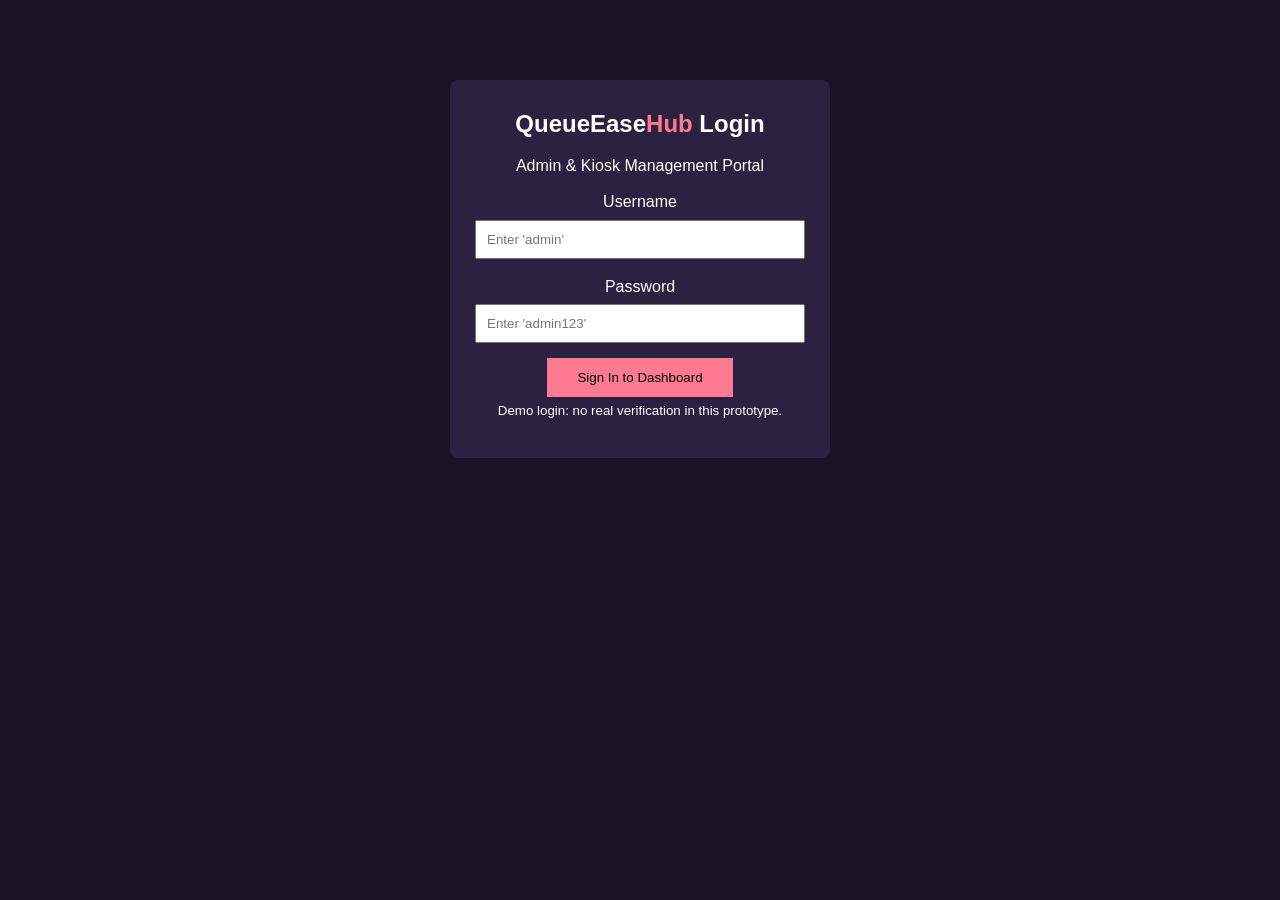
<file: index.html>
<!DOCTYPE html>
<html lang="en">
<head>
    <meta charset="UTF-8">
    <meta name="viewport" content="width=device-width, initial-scale=1.0">
    <title>Login - QueueEaseHub</title>
    <link rel="stylesheet" href="style.css">
</head>
<body>

    <div class="card login">
        <h2>QueueEase<span>Hub</span> Login</h2>
        <p>Admin &amp; Kiosk Management Portal</p>

        <form action="dashboard.html">
            <label>Username</label>
            <input type="text" placeholder="Enter 'admin'" required>

            <label>Password</label>
            <input type="password" placeholder="Enter 'admin123'" required>

            <button type="submit">Sign In to Dashboard</button>
        </form>

        <p><small>Demo login: no real verification in this prototype.</small></p>
    </div>

</body>
</html>
</file>
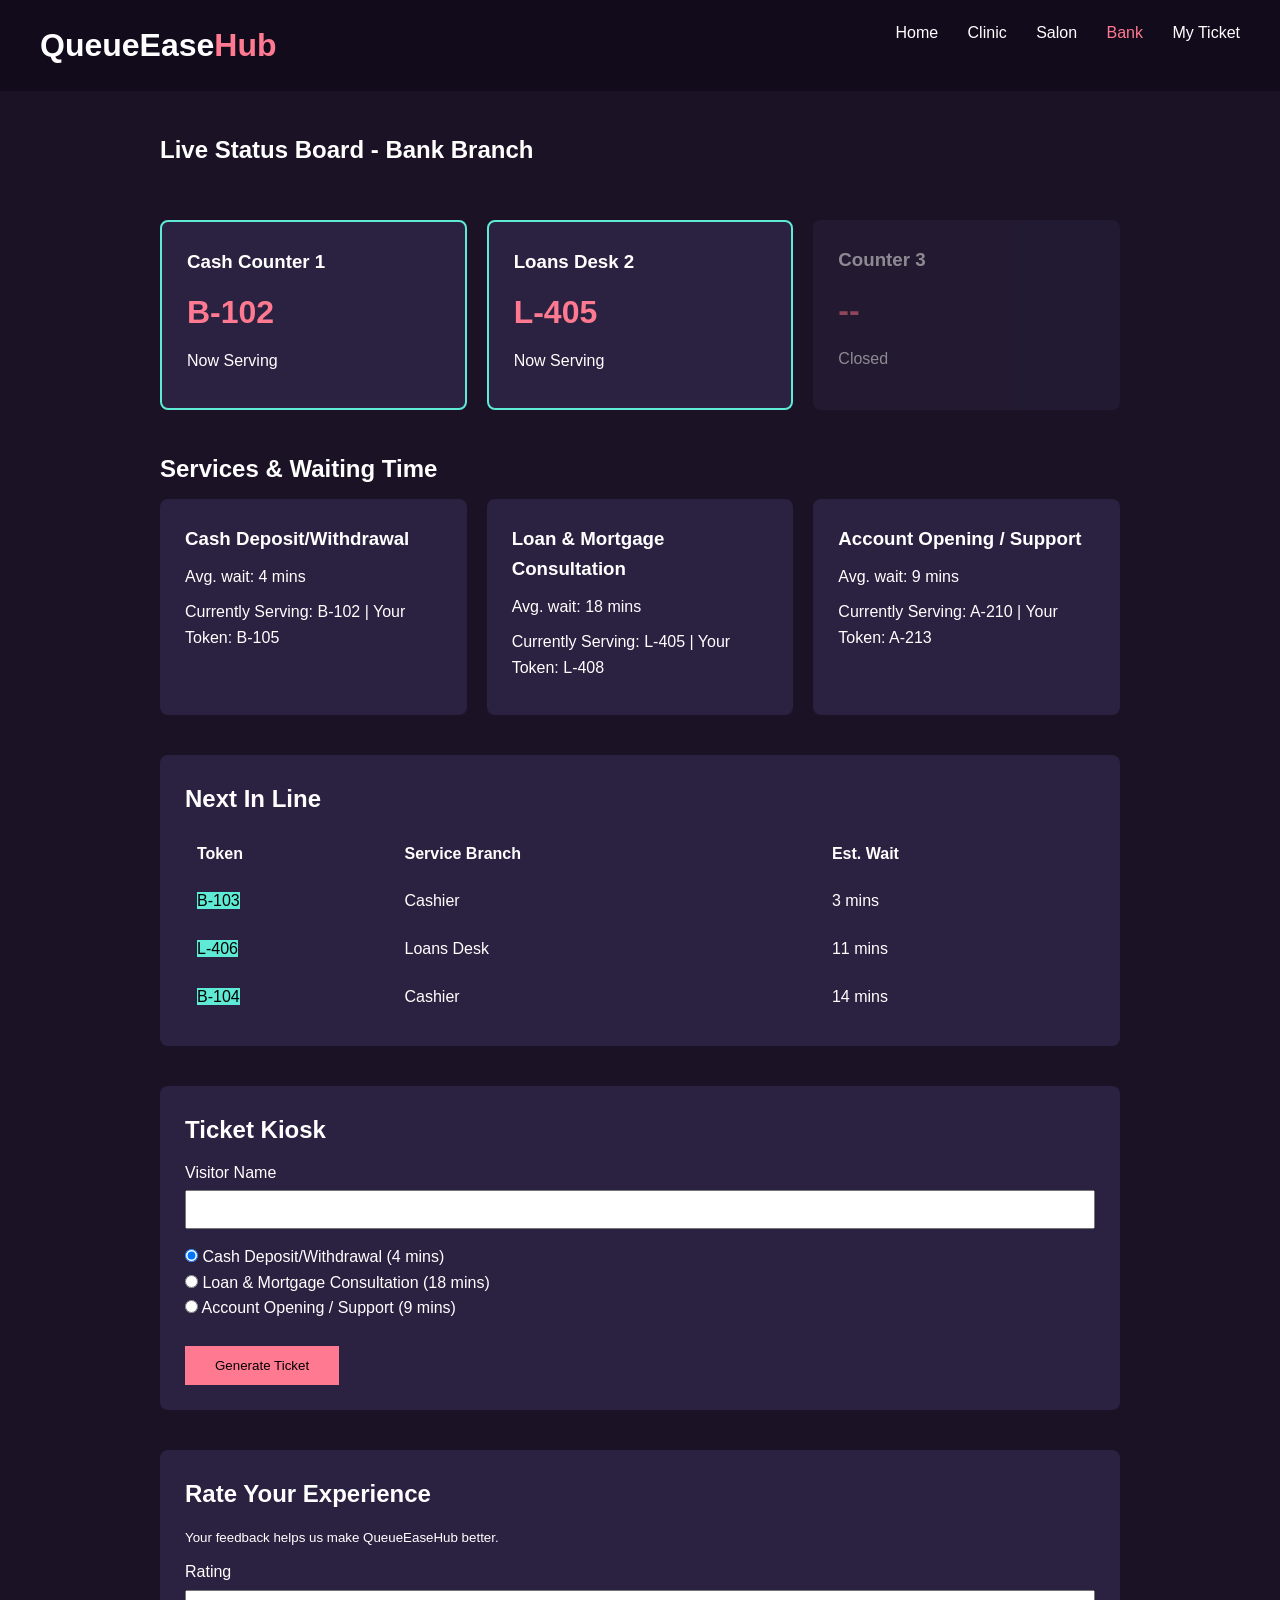
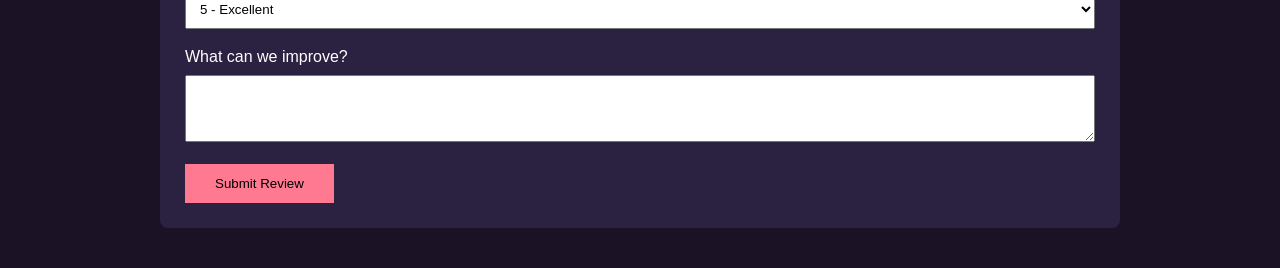
<file: bank.html>
<!DOCTYPE html>
<html lang="en">
<head>
    <meta charset="UTF-8">
    <meta name="viewport" content="width=device-width, initial-scale=1.0">
    <title>Bank - QueueEaseHub</title>
    <link rel="stylesheet" href="style.css">
</head>
<body>

    <header>
        <h1>QueueEase<span>Hub</span></h1>
        <nav>
            <a href="dashboard.html">Home</a>
            <a href="clinic.html">Clinic</a>
            <a href="salon.html">Salon</a>
            <a href="bank.html" class="active">Bank</a>
            <a href="dashboard.html#my-ticket">My Ticket</a>
        </nav>
    </header>

    <main>
        <h2>Live Status Board - Bank Branch</h2>

        <div class="counters">
            <div class="card on"><h3>Cash Counter 1</h3><h1>B-102</h1><p>Now Serving</p></div>
            <div class="card on"><h3>Loans Desk 2</h3><h1>L-405</h1><p>Now Serving</p></div>
            <div class="card off"><h3>Counter 3</h3><h1>--</h1><p>Closed</p></div>
        </div>

        <section>
            <h2>Services &amp; Waiting Time</h2>
            <div class="services">
                <div class="card"><h3>Cash Deposit/Withdrawal</h3><p>Avg. wait: 4 mins</p><p>Currently Serving: B-102 | Your Token: B-105</p></div>
                <div class="card"><h3>Loan &amp; Mortgage Consultation</h3><p>Avg. wait: 18 mins</p><p>Currently Serving: L-405 | Your Token: L-408</p></div>
                <div class="card"><h3>Account Opening / Support</h3><p>Avg. wait: 9 mins</p><p>Currently Serving: A-210 | Your Token: A-213</p></div>
            </div>
        </section>

        <section class="card">
            <h2>Next In Line</h2>
            <table width="100%">
                <tr><th>Token</th><th>Service Branch</th><th>Est. Wait</th></tr>
                <tr><td><mark>B-103</mark></td><td>Cashier</td><td>3 mins</td></tr>
                <tr><td><mark>L-406</mark></td><td>Loans Desk</td><td>11 mins</td></tr>
                <tr><td><mark>B-104</mark></td><td>Cashier</td><td>14 mins</td></tr>
            </table>
        </section>

        <section class="card">
            <h2>Ticket Kiosk</h2>
            <form action="dashboard.html#my-ticket" method="get">
                <label>Visitor Name</label>
                <input type="text" name="name">

                <label><input type="radio" name="service" checked> Cash Deposit/Withdrawal (4 mins)</label><br>
                <label><input type="radio" name="service"> Loan &amp; Mortgage Consultation (18 mins)</label><br>
                <label><input type="radio" name="service"> Account Opening / Support (9 mins)</label><br><br>

                <button type="submit">Generate Ticket</button>
            </form>
        </section>

        <section class="card">
            <h2>Rate Your Experience</h2>
            <p><small>Your feedback helps us make QueueEaseHub better.</small></p>
            <form action="#">
                <label>Rating</label>
                <select name="rating">
                    <option>5 - Excellent</option>
                    <option>4 - Good</option>
                    <option>3 - Average</option>
                    <option>2 - Poor</option>
                    <option>1 - Very Poor</option>
                </select>

                <label>What can we improve?</label>
                <textarea name="comment" rows="3"></textarea>

                <button type="submit">Submit Review</button>
            </form>
        </section>
    </main>

</body>
</html>
</file>
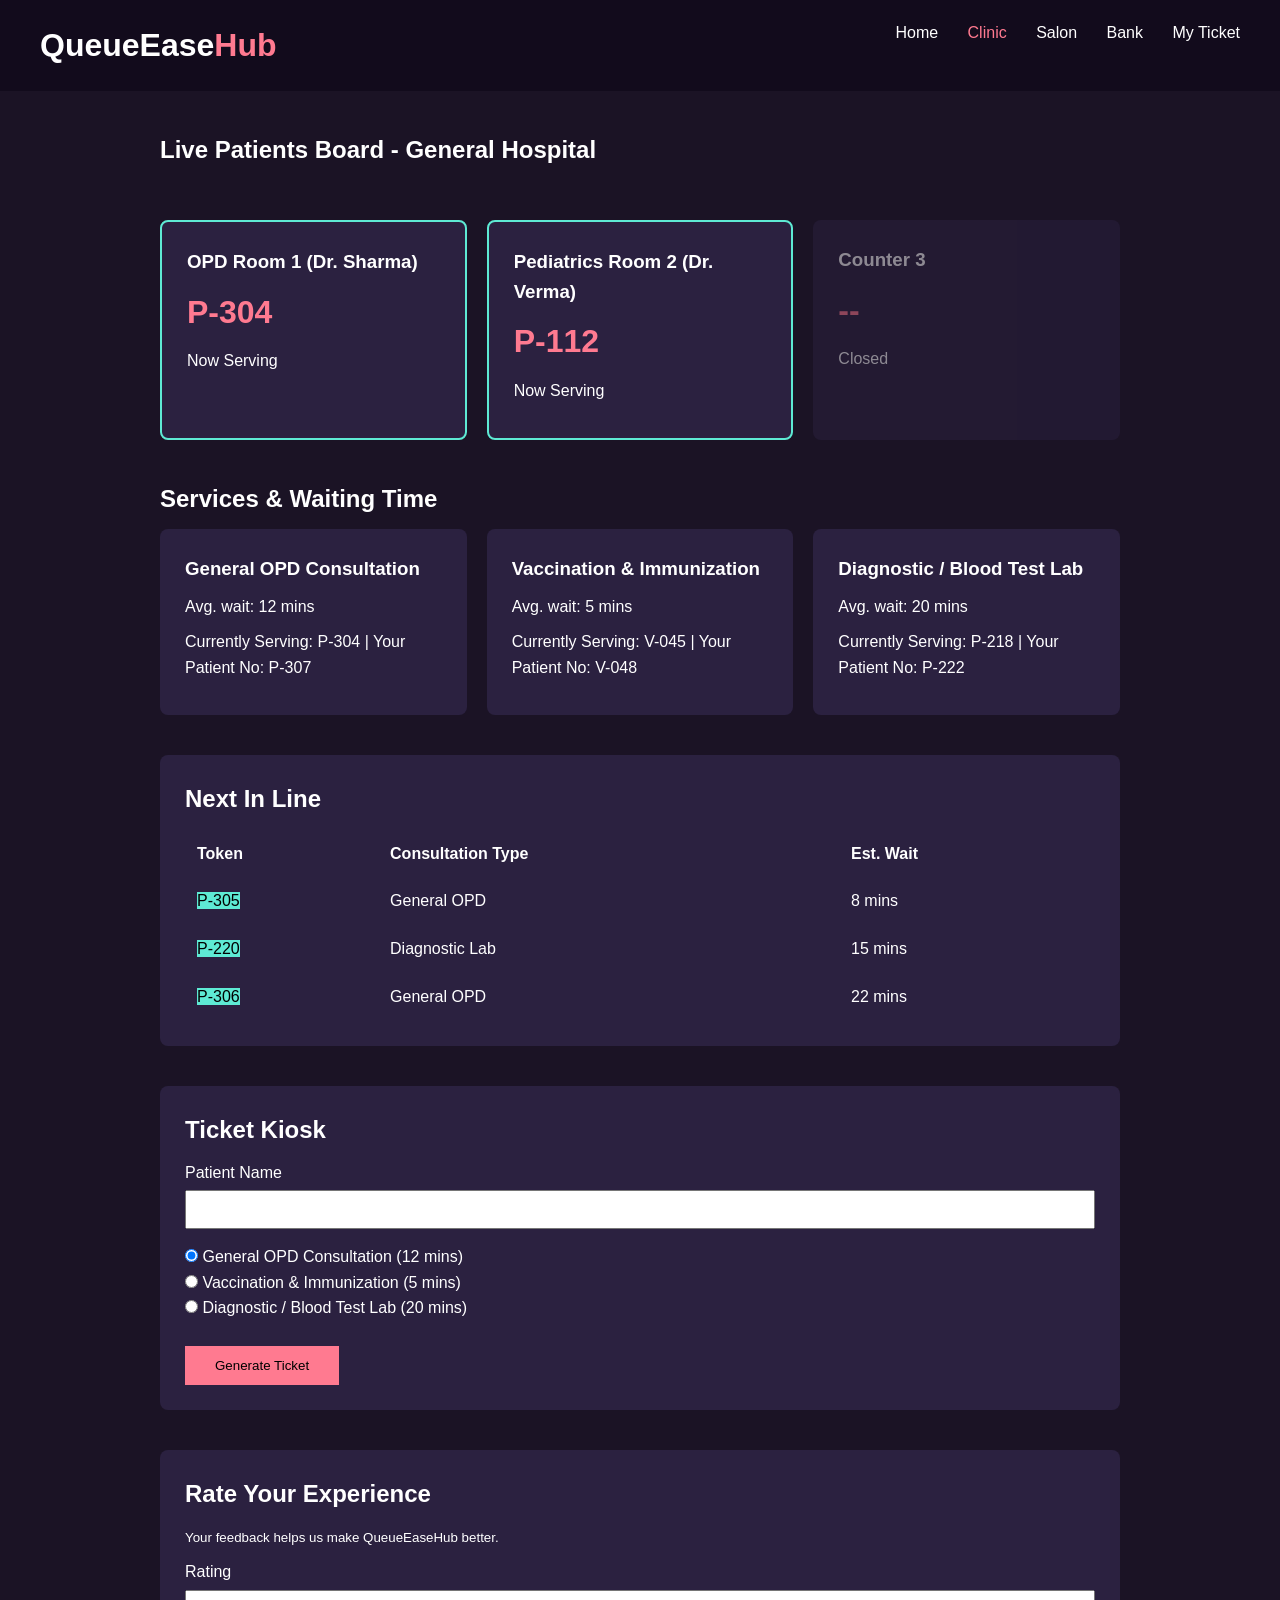
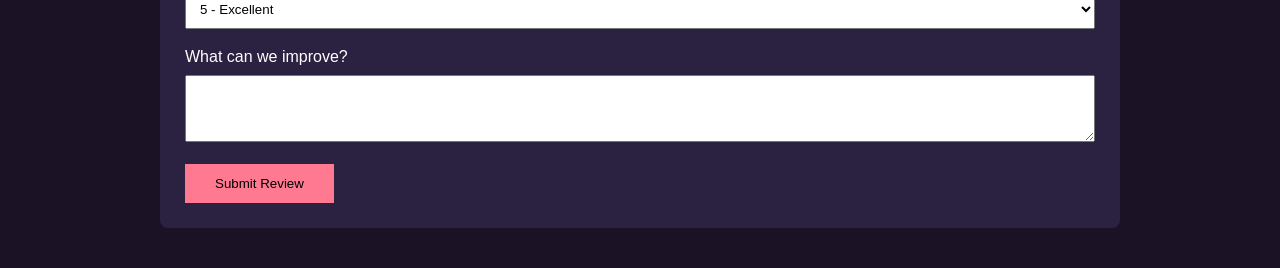
<file: clinic.html>
<!DOCTYPE html>
<html lang="en">
<head>
    <meta charset="UTF-8">
    <meta name="viewport" content="width=device-width, initial-scale=1.0">
    <title>Clinic - QueueEaseHub</title>
    <link rel="stylesheet" href="style.css">
</head>
<body>

    <header>
        <h1>QueueEase<span>Hub</span></h1>
        <nav>
            <a href="dashboard.html">Home</a>
            <a href="clinic.html" class="active">Clinic</a>
            <a href="salon.html">Salon</a>
            <a href="bank.html">Bank</a>
            <a href="dashboard.html#my-ticket">My Ticket</a>
        </nav>
    </header>

    <main>
        <h2>Live Patients Board - General Hospital</h2>

        <div class="counters">
            <div class="card on"><h3>OPD Room 1 (Dr. Sharma)</h3><h1>P-304</h1><p>Now Serving</p></div>
            <div class="card on"><h3>Pediatrics Room 2 (Dr. Verma)</h3><h1>P-112</h1><p>Now Serving</p></div>
            <div class="card off"><h3>Counter 3</h3><h1>--</h1><p>Closed</p></div>
        </div>

        <section>
            <h2>Services &amp; Waiting Time</h2>
            <div class="services">
                <div class="card"><h3>General OPD Consultation</h3><p>Avg. wait: 12 mins</p><p>Currently Serving: P-304 | Your Patient No: P-307</p></div>
                <div class="card"><h3>Vaccination &amp; Immunization</h3><p>Avg. wait: 5 mins</p><p>Currently Serving: V-045 | Your Patient No: V-048</p></div>
                <div class="card"><h3>Diagnostic / Blood Test Lab</h3><p>Avg. wait: 20 mins</p><p>Currently Serving: P-218 | Your Patient No: P-222</p></div>
            </div>
        </section>

        <section class="card">
            <h2>Next In Line</h2>
            <table width="100%">
                <tr><th>Token</th><th>Consultation Type</th><th>Est. Wait</th></tr>
                <tr><td><mark>P-305</mark></td><td>General OPD</td><td>8 mins</td></tr>
                <tr><td><mark>P-220</mark></td><td>Diagnostic Lab</td><td>15 mins</td></tr>
                <tr><td><mark>P-306</mark></td><td>General OPD</td><td>22 mins</td></tr>
            </table>
        </section>

        <section class="card">
            <h2>Ticket Kiosk</h2>
            <form action="dashboard.html#my-ticket" method="get">
                <label>Patient Name</label>
                <input type="text" name="name">

                <label><input type="radio" name="service" checked> General OPD Consultation (12 mins)</label><br>
                <label><input type="radio" name="service"> Vaccination &amp; Immunization (5 mins)</label><br>
                <label><input type="radio" name="service"> Diagnostic / Blood Test Lab (20 mins)</label><br><br>

                <button type="submit">Generate Ticket</button>
            </form>
        </section>

        <section class="card">
            <h2>Rate Your Experience</h2>
            <p><small>Your feedback helps us make QueueEaseHub better.</small></p>
            <form action="#">
                <label>Rating</label>
                <select name="rating">
                    <option>5 - Excellent</option>
                    <option>4 - Good</option>
                    <option>3 - Average</option>
                    <option>2 - Poor</option>
                    <option>1 - Very Poor</option>
                </select>

                <label>What can we improve?</label>
                <textarea name="comment" rows="3"></textarea>

                <button type="submit">Submit Review</button>
            </form>
        </section>
    </main>

</body>
</html>
</file>
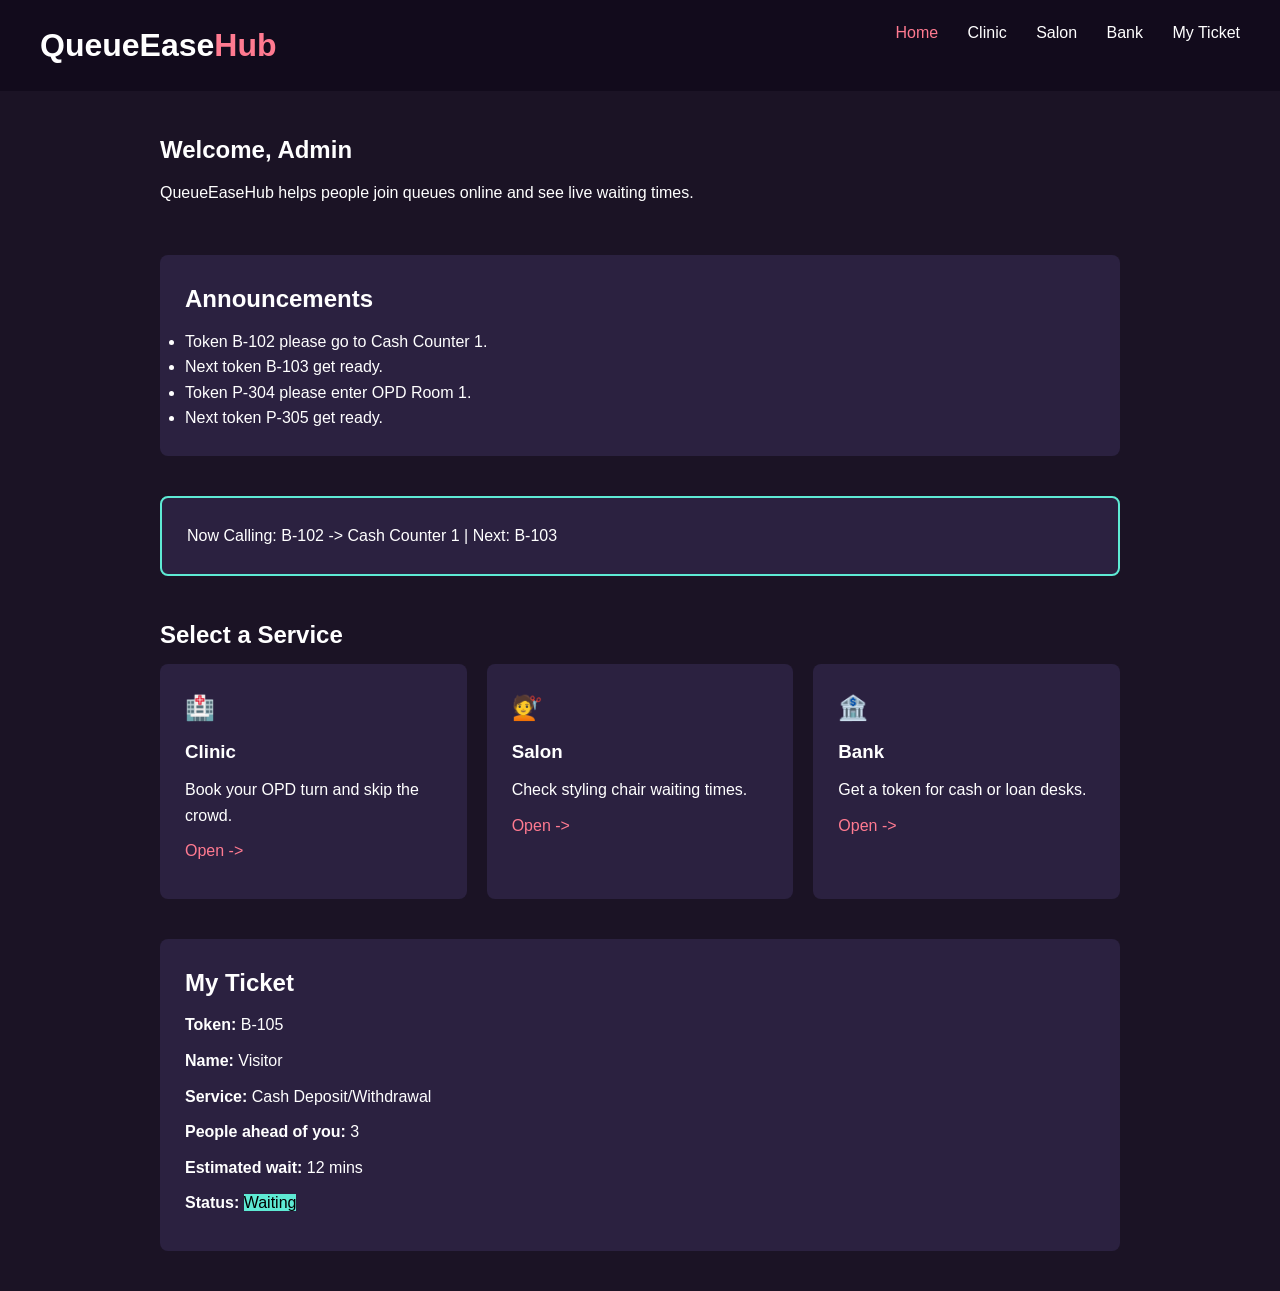
<file: dashboard.html>
<!DOCTYPE html>
<html lang="en">
<head>
    <meta charset="UTF-8">
    <meta name="viewport" content="width=device-width, initial-scale=1.0">
    <title>Dashboard - QueueEaseHub</title>
    <link rel="stylesheet" href="style.css">
</head>
<body>

    <header>
        <h1>QueueEase<span>Hub</span></h1>
        <nav>
            <a href="dashboard.html" class="active">Home</a>
            <a href="clinic.html">Clinic</a>
            <a href="salon.html">Salon</a>
            <a href="bank.html">Bank</a>
            <a href="dashboard.html#my-ticket">My Ticket</a>
        </nav>
    </header>

    <main>

        <div>
            <h2>Welcome, Admin</h2>
            <p>QueueEaseHub helps people join queues online and see live waiting times.</p>
        </div>

        <section class="card">
            <h2>Announcements</h2>
            <ul>
                <li>Token B-102 please go to Cash Counter 1.</li>
                <li>Next token B-103 get ready.</li>
                <li>Token P-304 please enter OPD Room 1.</li>
                <li>Next token P-305 get ready.</li>
            </ul>
        </section>

        <div class="card on">Now Calling: B-102 -&gt; Cash Counter 1 | Next: B-103</div>

        <section>
            <h2>Select a Service</h2>
            <div class="services">
                <a href="clinic.html" class="card">
                    <h1>🏥</h1>
                    <h3>Clinic</h3>
                    <p>Book your OPD turn and skip the crowd.</p>
                    <p class="open">Open -&gt;</p>
                </a>
                <a href="salon.html" class="card">
                    <h1>💇</h1>
                    <h3>Salon</h3>
                    <p>Check styling chair waiting times.</p>
                    <p class="open">Open -&gt;</p>
                </a>
                <a href="bank.html" class="card">
                    <h1>🏦</h1>
                    <h3>Bank</h3>
                    <p>Get a token for cash or loan desks.</p>
                    <p class="open">Open -&gt;</p>
                </a>
            </div>
        </section>

        <section id="my-ticket" class="card">
            <h2>My Ticket</h2>
            <p><strong>Token:</strong> B-105</p>
            <p><strong>Name:</strong> Visitor</p>
            <p><strong>Service:</strong> Cash Deposit/Withdrawal</p>
            <p><strong>People ahead of you:</strong> 3</p>
            <p><strong>Estimated wait:</strong> 12 mins</p>
            <p><strong>Status:</strong> <mark>Waiting</mark></p>
        </section>

    </main>

</body>
</html>
</file>
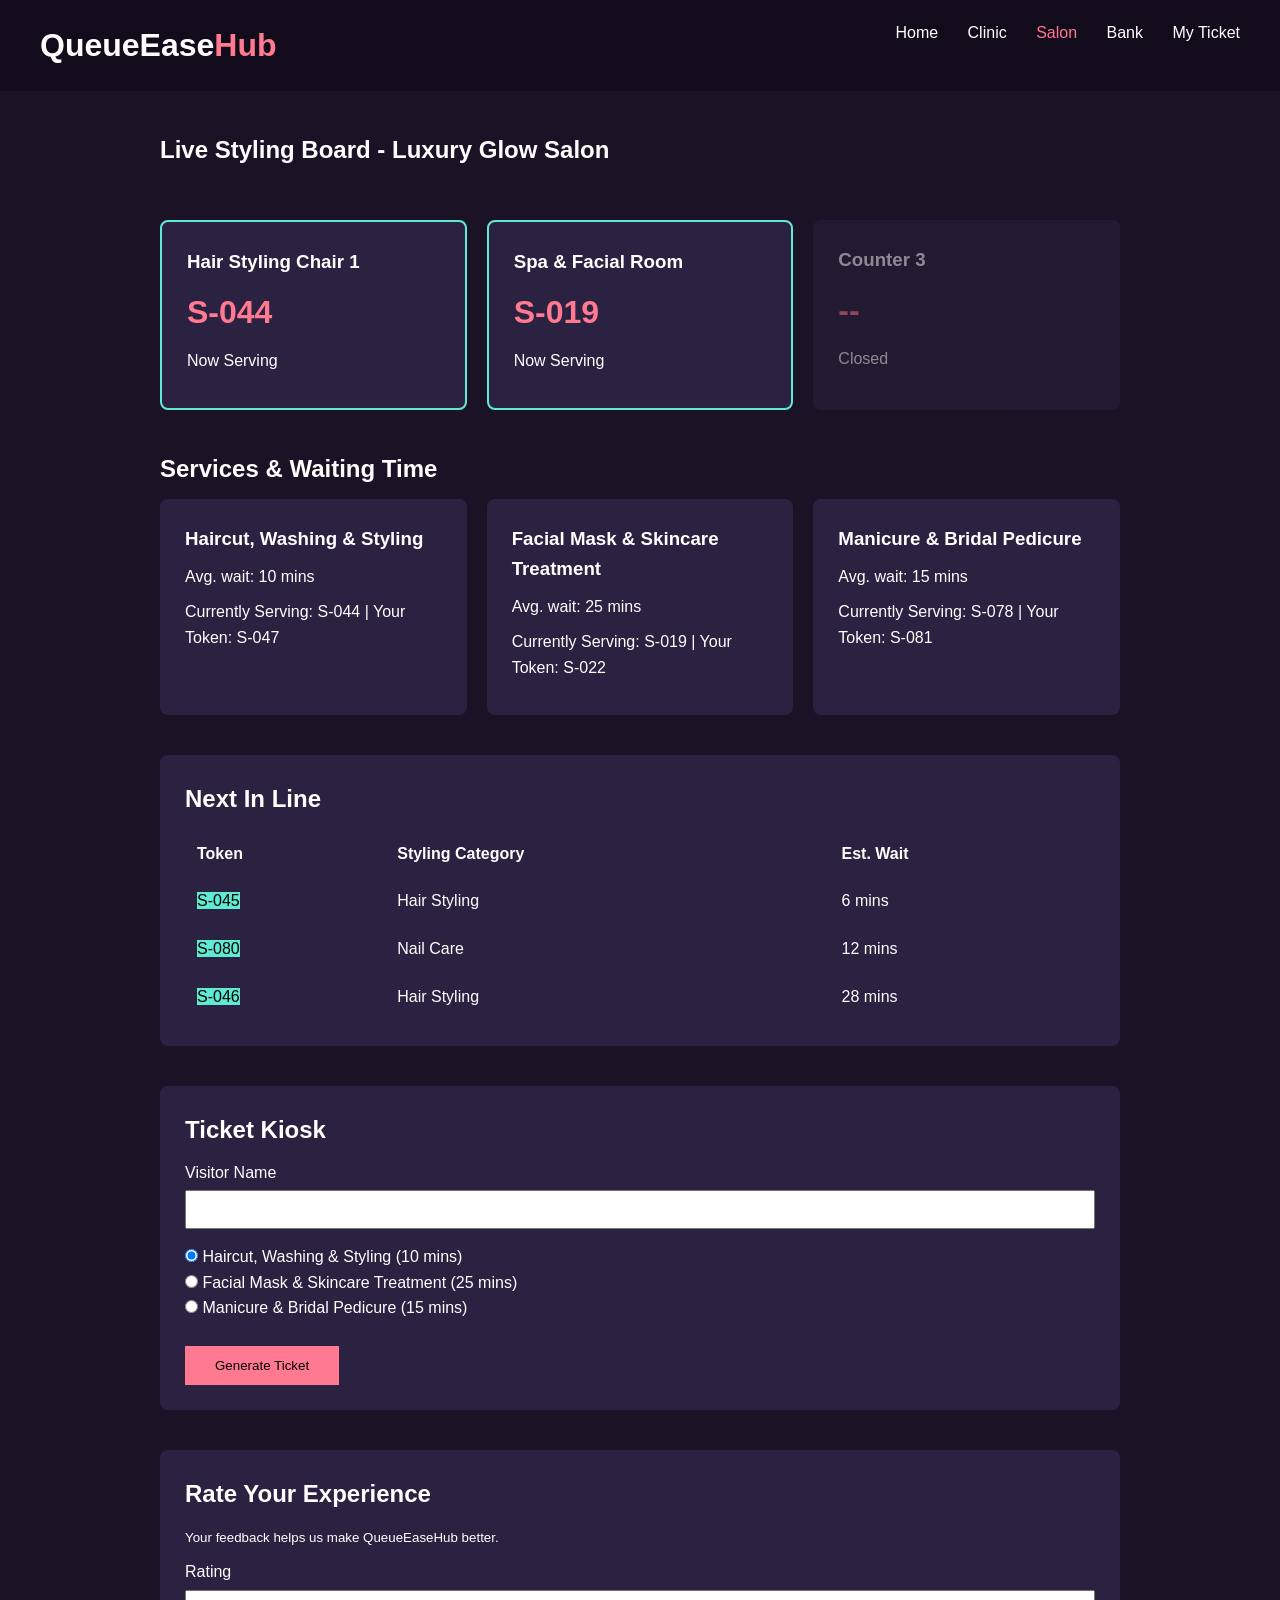
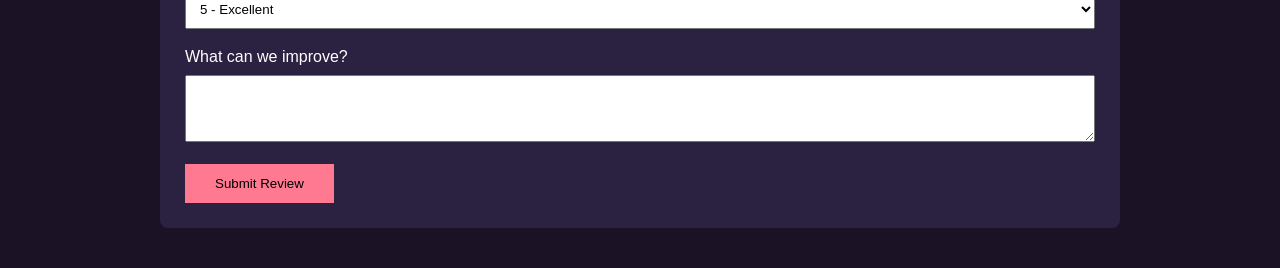
<file: salon.html>
<!DOCTYPE html>
<html lang="en">
<head>
    <meta charset="UTF-8">
    <meta name="viewport" content="width=device-width, initial-scale=1.0">
    <title>Salon - QueueEaseHub</title>
    <link rel="stylesheet" href="style.css">
</head>
<body>

    <header>
        <h1>QueueEase<span>Hub</span></h1>
        <nav>
            <a href="dashboard.html">Home</a>
            <a href="clinic.html">Clinic</a>
            <a href="salon.html" class="active">Salon</a>
            <a href="bank.html">Bank</a>
            <a href="dashboard.html#my-ticket">My Ticket</a>
        </nav>
    </header>

    <main>
        <h2>Live Styling Board - Luxury Glow Salon</h2>

        <div class="counters">
            <div class="card on"><h3>Hair Styling Chair 1</h3><h1>S-044</h1><p>Now Serving</p></div>
            <div class="card on"><h3>Spa &amp; Facial Room</h3><h1>S-019</h1><p>Now Serving</p></div>
            <div class="card off"><h3>Counter 3</h3><h1>--</h1><p>Closed</p></div>
        </div>

        <section>
            <h2>Services &amp; Waiting Time</h2>
            <div class="services">
                <div class="card"><h3>Haircut, Washing &amp; Styling</h3><p>Avg. wait: 10 mins</p><p>Currently Serving: S-044 | Your Token: S-047</p></div>
                <div class="card"><h3>Facial Mask &amp; Skincare Treatment</h3><p>Avg. wait: 25 mins</p><p>Currently Serving: S-019 | Your Token: S-022</p></div>
                <div class="card"><h3>Manicure &amp; Bridal Pedicure</h3><p>Avg. wait: 15 mins</p><p>Currently Serving: S-078 | Your Token: S-081</p></div>
            </div>
        </section>

        <section class="card">
            <h2>Next In Line</h2>
            <table width="100%">
                <tr><th>Token</th><th>Styling Category</th><th>Est. Wait</th></tr>
                <tr><td><mark>S-045</mark></td><td>Hair Styling</td><td>6 mins</td></tr>
                <tr><td><mark>S-080</mark></td><td>Nail Care</td><td>12 mins</td></tr>
                <tr><td><mark>S-046</mark></td><td>Hair Styling</td><td>28 mins</td></tr>
            </table>
        </section>

        <section class="card">
            <h2>Ticket Kiosk</h2>
            <form action="dashboard.html#my-ticket" method="get">
                <label>Visitor Name</label>
                <input type="text" name="name">

                <label><input type="radio" name="service" checked> Haircut, Washing &amp; Styling (10 mins)</label><br>
                <label><input type="radio" name="service"> Facial Mask &amp; Skincare Treatment (25 mins)</label><br>
                <label><input type="radio" name="service"> Manicure &amp; Bridal Pedicure (15 mins)</label><br><br>

                <button type="submit">Generate Ticket</button>
            </form>
        </section>

        <section class="card">
            <h2>Rate Your Experience</h2>
            <p><small>Your feedback helps us make QueueEaseHub better.</small></p>
            <form action="#">
                <label>Rating</label>
                <select name="rating">
                    <option>5 - Excellent</option>
                    <option>4 - Good</option>
                    <option>3 - Average</option>
                    <option>2 - Poor</option>
                    <option>1 - Very Poor</option>
                </select>

                <label>What can we improve?</label>
                <textarea name="comment" rows="3"></textarea>

                <button type="submit">Submit Review</button>
            </form>
        </section>
    </main>

</body>
</html>
</file>
<file: style.css>
* {
    margin: 0;
    padding: 0;
    box-sizing: border-box;
    font-family: Arial, sans-serif;
}

:root {
    --bg: #1b1325;
    --card: #2b2140;
    --main: #5eead4;
    --accent: #ff7a90;
}

html {
    scroll-behavior: smooth;
}

body {
    background: var(--bg);
    color: white;
    line-height: 1.6;
}

h2, h3, p, main h1 {
    margin-bottom: 10px;
}

a {
    color: white;
    text-decoration: none;
}

header {
    background: #120b1c;
    padding: 20px 40px;
    display: flex;
    justify-content: space-between;
}

header a {
    margin-left: 25px;
}

h1 span, h2 span, header a.active, main h1, .open {
    color: var(--accent);
}

main {
    max-width: 1000px;
    margin: 0 auto;
    padding: 40px 20px;
    display: flex;
    flex-direction: column;
    gap: 40px;
}

.card {
    background: var(--card);
    border-radius: 8px;
    padding: 25px;
}

.counters, .services {
    display: grid;
    grid-template-columns: repeat(3, 1fr);
    gap: 20px;
}

.on {
    border: 2px solid var(--main);
}

.off {
    opacity: 0.5;
}

mark {
    background: var(--main);
}

th, td {
    padding: 10px;
    text-align: left;
}

input[type="text"], input[type="password"], select, textarea {
    width: 100%;
    padding: 10px;
    margin: 5px 0 15px;
}

button {
    background: var(--accent);
    border: none;
    padding: 12px 30px;
}

.login {
    width: 380px;
    margin: 80px auto;
    text-align: center;
}
</file>
